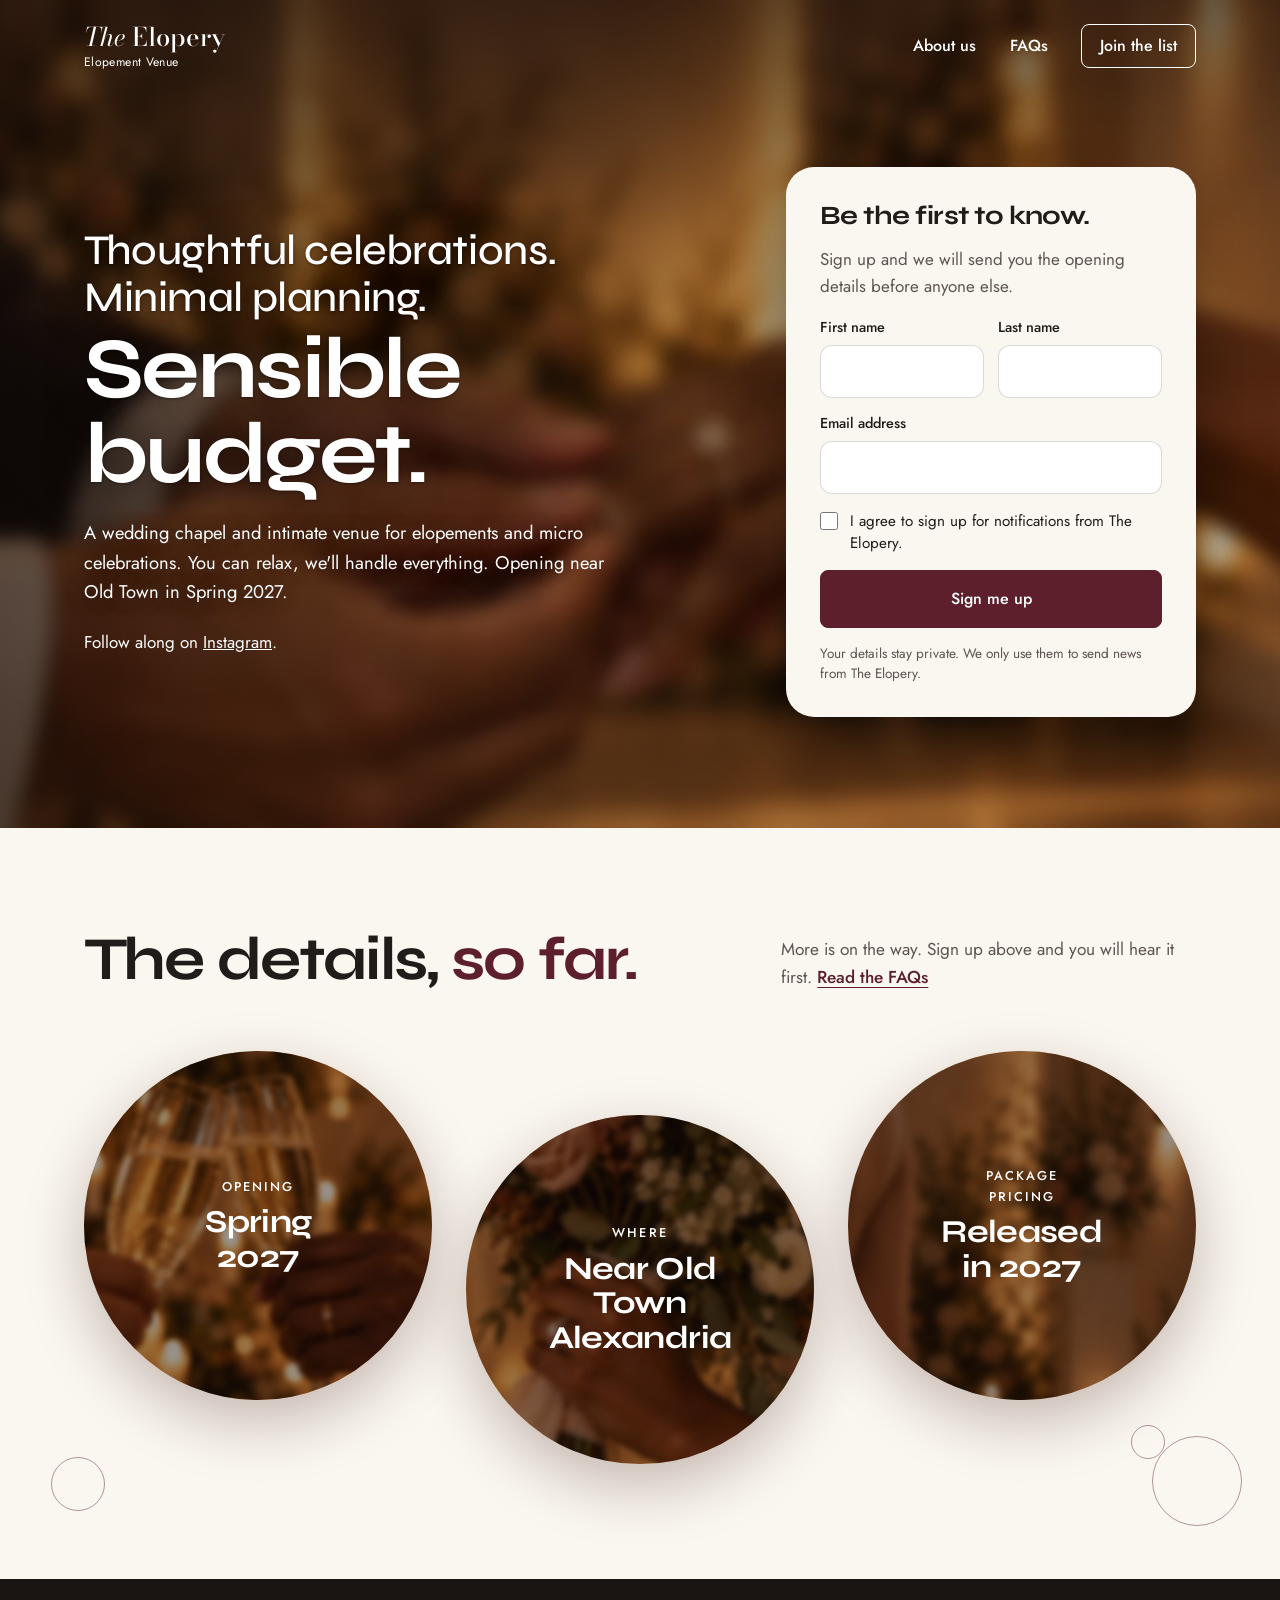
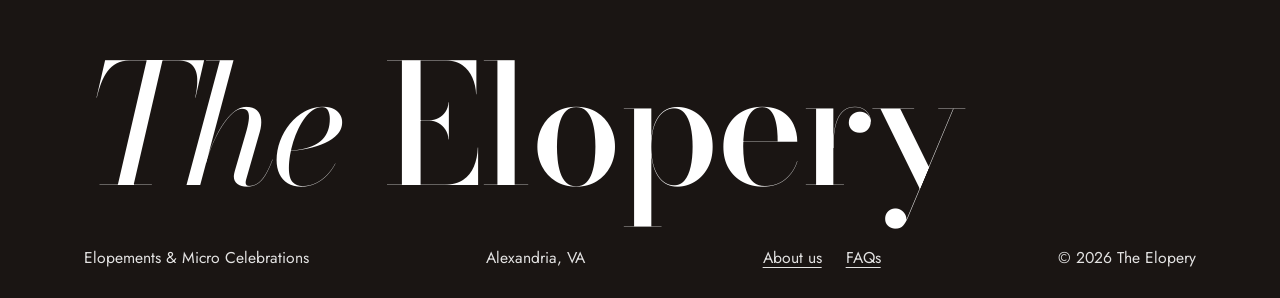
<file: index.html>
<!doctype html>
<html lang="en">
<head>
<meta charset="utf-8">
<meta name="viewport" content="width=device-width, initial-scale=1">
<title>The Elopery | Elopements &amp; Micro Celebrations in Alexandria, VA</title>
<meta name="description" content="The Elopery is a luxury, intimate venue for elopements and micro celebrations, opening near Old Town Alexandria, VA in spring 2027. Sign up to hear the details first.">
<link rel="canonical" href="https://elopery.com/">
<meta name="theme-color" content="#1A1513">
<meta property="og:type" content="website">
<meta property="og:url" content="https://elopery.com/">
<meta property="og:title" content="The Elopery | Elopements &amp; Micro Celebrations in Alexandria, VA">
<meta property="og:description" content="The Elopery is an intimate venue for elopements and micro celebrations, opening near Old Town Alexandria, VA in spring 2027. Sign up to hear the details first.">
<meta property="og:image" content="https://elopery.com/img/bg-hero.jpg">
<link rel="icon" href="data:image/svg+xml,%3Csvg xmlns='http://www.w3.org/2000/svg' viewBox='0 0 64 64'%3E%3Ccircle cx='32' cy='32' r='32' fill='%235C1F2B'/%3E%3Ctext x='32' y='45' text-anchor='middle' font-family='Georgia,serif' font-size='38' fill='%23fff'%3EE%3C/text%3E%3C/svg%3E">
<link rel="preconnect" href="https://fonts.googleapis.com">
<link rel="preconnect" href="https://fonts.gstatic.com" crossorigin>
<link rel="stylesheet" href="https://fonts.googleapis.com/css2?family=Syne:wght@500;600;700&family=Jost:wght@400;500&family=Bodoni+Moda:ital,opsz,wght@0,6..96,400..600;1,6..96,400..600&display=swap">
<link rel="stylesheet" href="assets/site.css">
</head>
<body>
<div class="page">
  <header class="top">
    <div class="wrap">
      <a class="wordmark" href="./" aria-label="The Elopery, home"><i>The</i> Elopery<span style="display: block; font-family: var(--body); font-size: clamp(0.62rem, 2.6vw, 0.76rem); font-weight: 400; letter-spacing: 0.03em; padding-top: 6px;">Elopement Venue</span></a>
      <nav class="menu" aria-label="Main">
        <a href="about/">About us</a>
        <a href="faqs/">FAQs</a>
        <a class="pill" href="#signup">Join the list</a>
      </nav>
    </div>
  </header>

  <main>
      <section class="hero dark">
        <img class="bg" src="img/bg-hero.jpg" alt="">
        <div class="wrap hero-inner">
          <div class="hero-copy">
            <h1><span class="h-small">Thoughtful celebrations. <br>Minimal planning.</span><span class="h-big">Sensible budget.</span></h1>
            <p class="hero-sub">A  wedding chapel and intimate venue for elopements and micro celebrations. You can relax, we'll handle everything. Opening near Old Town in Spring 2027.</p>
            <p>Follow along on <a href="https://www.instagram.com/the_elopery/" target="_blank" rel="noopener">Instagram</a>.</p>
          </div>
          <div class="panel" id="signup">
            <form class="signup" id="signup-form" method="post" action="https://app.kit.com/forms/9994521/subscriptions" novalidate>
              <h2>Be the first to know.</h2>
              <p class="panel-lede">Sign up and we will send you the opening details before anyone else.</p>
              <div class="fields">
                <div class="field">
                  <label for="first-name">First name</label>
                  <input id="first-name" name="fields[first_name]" type="text" autocomplete="given-name" maxlength="80" required>
                </div>
                <div class="field">
                  <label for="last-name">Last name</label>
                  <input id="last-name" name="fields[last_name]" type="text" autocomplete="family-name" maxlength="80" required>
                </div>
                <div class="field field--wide">
                  <label for="email">Email address</label>
                  <input id="email" name="email_address" type="email" autocomplete="email" inputmode="email" maxlength="200" required>
                </div>
              </div>
              <label class="agree" for="agree">
                <input id="agree" type="checkbox" required>
                <span>I agree to sign up for notifications from The Elopery.</span>
              </label>
              <p class="form-error" id="form-error" role="alert" hidden></p>
              <button class="btn" id="submit-btn" type="submit">Sign me up</button>
              <p class="fine">Your details stay private. We only use them to send news from The Elopery.</p>
            </form>

            <div class="thanks" id="thanks" role="status" hidden>
              <h2 id="thanks-title">You&rsquo;re on the list.</h2>
              <p id="thanks-body"></p>
            </div>
          </div>
        </div>
      </section>

      <section class="details-sec">
        <span class="ring ring--a" aria-hidden="true"></span>
        <span class="ring ring--b" aria-hidden="true"></span>
        <span class="ring ring--c" aria-hidden="true"></span>        
        <div class="wrap">
          <div class="sec-head">
            <h2>The details, <span>so far.</span></h2>
            <p>More is on the way. Sign up above and you will hear it first. <a class="text-link" href="faqs/">Read the FAQs</a></p>
          </div>
          <div class="bubbles">
            <div class="pb">
              <img src="img/b-toast.jpg" alt="">
              <span class="pb-label">Opening</span>
              <span class="pb-value">Spring 2027</span>
            </div>
            <div class="pb">
              <img src="img/b-bouquet.jpg" alt="">
              <span class="pb-label">Where</span>
              <span class="pb-value">Near Old Town Alexandria</span>
            </div>
            <div class="pb">
              <img src="img/b-embrace.jpg" alt="">
              <span class="pb-label">Package pricing</span>
              <span class="pb-value">Released in 2027</span>
            </div>
          </div>
        </div>
      </section>
  </main>

  <footer class="foot">
    <div class="wrap">
      <div class="foot-mark"><i>The</i> Elopery</div>
      <div class="foot-row">
        <span>Elopements &amp; Micro Celebrations</span>
        <span>Alexandria, VA</span>
        <span class="foot-links">
          <a href="about/">About us</a>
          <a href="faqs/">FAQs</a>
        </span>
        <span>&copy; 2026 The Elopery</span>
      </div>
    </div>
  </footer>
</div>
<script src="assets/site.js"></script>
</body>
</html>
</file>
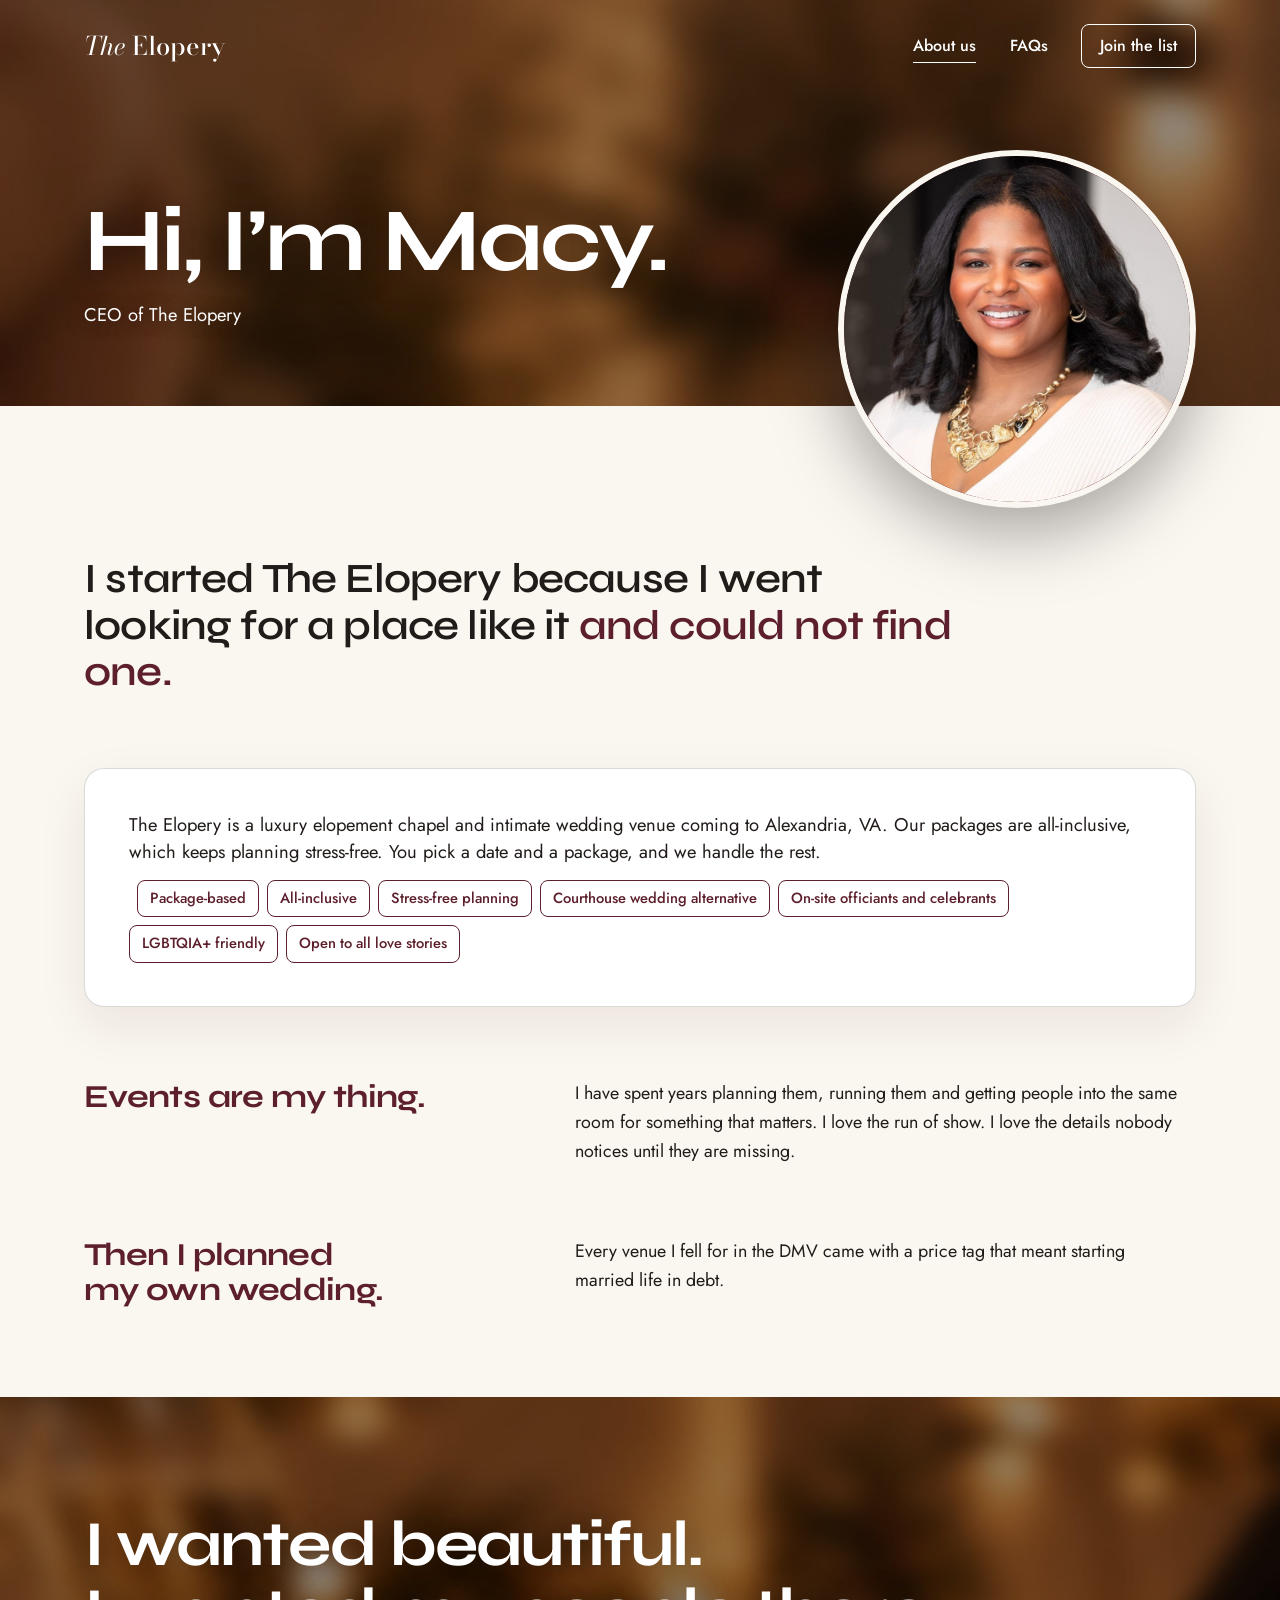
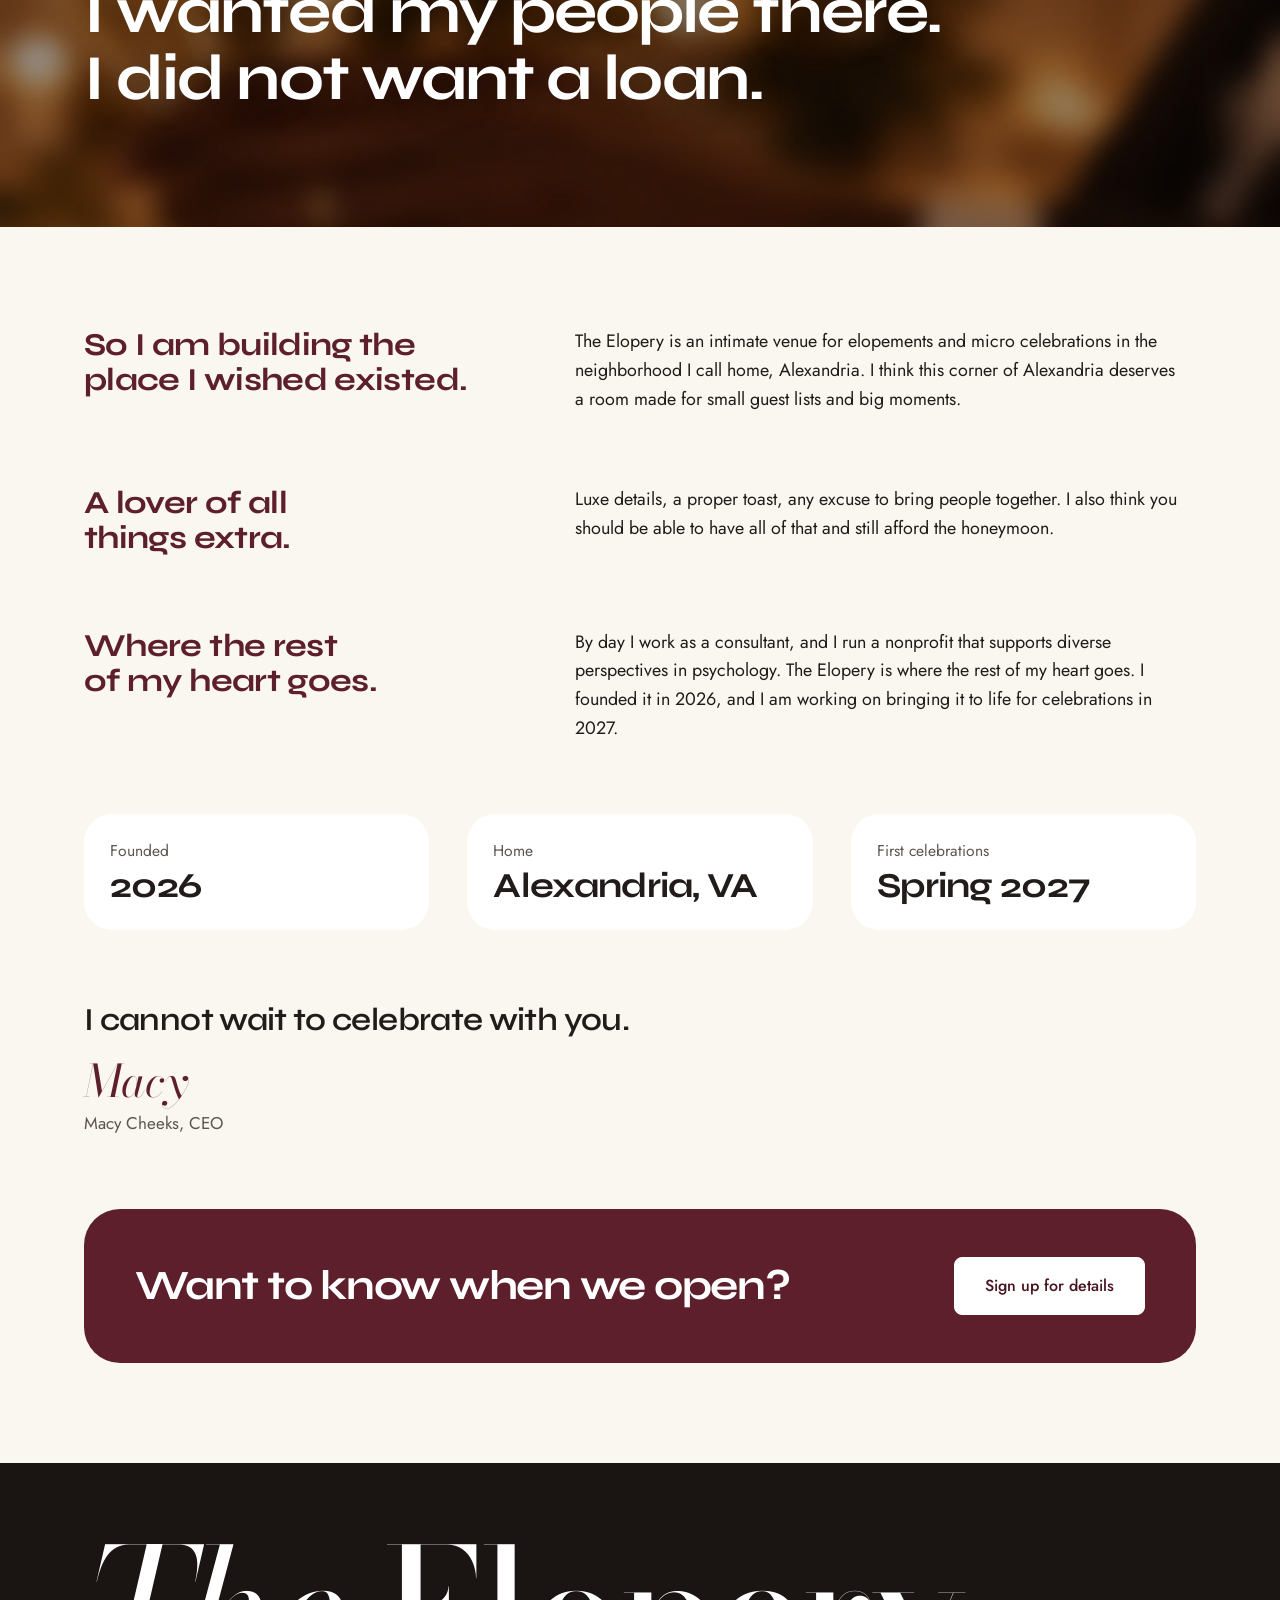
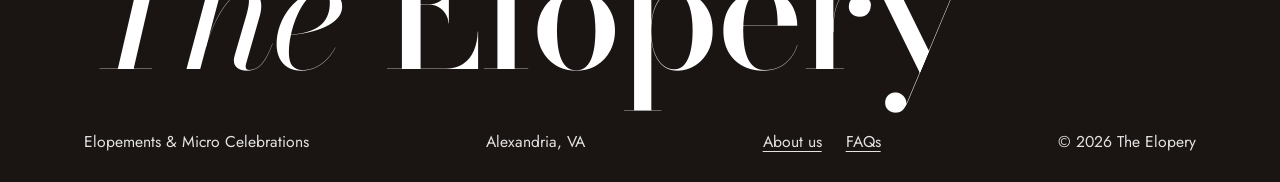
<file: about/index.html>
<!doctype html>
<html lang="en">
<head>
<meta charset="utf-8">
<meta name="viewport" content="width=device-width, initial-scale=1">
<title>About us | The Elopery</title>
<meta name="description" content="Meet Macy Cheeks, founder of The Elopery, an intimate venue for elopements and micro celebrations coming near Old Town Alexandria, VA.">
<link rel="canonical" href="https://elopery.com/about/">
<meta name="theme-color" content="#1A1513">
<meta property="og:type" content="website">
<meta property="og:url" content="https://elopery.com/about/">
<meta property="og:title" content="About us | The Elopery">
<meta property="og:description" content="Meet Macy Cheeks, founder of The Elopery, an intimate venue for elopements and micro celebrations coming near Old Town Alexandria, VA.">
<meta property="og:image" content="https://elopery.com/img/bg-hero.jpg">
<link rel="icon" href="data:image/svg+xml,%3Csvg xmlns='http://www.w3.org/2000/svg' viewBox='0 0 64 64'%3E%3Ccircle cx='32' cy='32' r='32' fill='%235C1F2B'/%3E%3Ctext x='32' y='45' text-anchor='middle' font-family='Georgia,serif' font-size='38' fill='%23fff'%3EE%3C/text%3E%3C/svg%3E">
<link rel="preconnect" href="https://fonts.googleapis.com">
<link rel="preconnect" href="https://fonts.gstatic.com" crossorigin>
<link rel="stylesheet" href="https://fonts.googleapis.com/css2?family=Syne:wght@500;600;700&family=Jost:wght@400;500&family=Bodoni+Moda:ital,opsz,wght@0,6..96,400..600;1,6..96,400..600&display=swap">
<link rel="stylesheet" href="../assets/site.css">
</head>
<body>
<div class="page">
  <header class="top">
    <div class="wrap">
      <a class="wordmark" href="../" aria-label="The Elopery, home"><i>The</i> Elopery</a>
      <nav class="menu" aria-label="Main">
        <a href="../about/" aria-current="page">About us</a>
        <a href="../faqs/">FAQs</a>
        <a class="pill" href="../#signup">Join the list</a>
      </nav>
    </div>
  </header>

  <main>
      <section class="page-head about-head dark">
        <img class="bg" src="../img/bg-about.jpg" alt="">
        <div class="wrap">
          <div class="titles">
            <h1>Hi, I&rsquo;m Macy.</h1>
            <p class="head-sub">CEO of The Elopery</p>
          </div>
          <div class="portrait">
            <img id="portrait-img" src="../img/portrait.jpg" alt="Macy Cheeks, founder of The Elopery">
          </div>
        </div>
      </section>

      <section class="story">
        <div class="wrap">
          <p class="lead">I started The Elopery because I went looking for a place like it <span>and could not find one.</span></p>
                              <style>
            .whatis { display: flex; flex-wrap: wrap; align-items: center; gap: 22px clamp(28px, 5vw, 72px); background: var(--white); border: 1px solid var(--line); border-radius: 20px; padding: clamp(24px, 3.4vw, 44px); box-shadow: 0 18px 50px rgba(60, 25, 15, 0.08); }
            .whatis-name { flex: 0 1 auto; min-width: 0; font-family: var(--mark); font-weight: 500; font-size: clamp(2.2rem, 4.6vw, 3.4rem); line-height: 1; color: var(--cabernet); }
            .whatis-name i { font-weight: 400; }
            .whatis-name span { display: block; font-family: var(--body); font-size: 0.74rem; font-weight: 500; letter-spacing: 0.08em; line-height: 1.4; text-transform: uppercase; color: var(--ink-soft); padding-top: 12px; }
            .whatis-body p { font-size: clamp(1.15rem, 1.9vw, 1.45rem); line-height: 1.45; max-width: none; }
            .whatis-body p { font-size: 1.15rem; max-width: none; }
            .whatis-tags { display: flex; flex-wrap: wrap; gap: 8px; list-style: none; margin: 0; padding: 14px 0 0; }
            .whatis-tags li { font-size: 0.92rem; font-weight: 500; color: var(--cabernet); border: 1px solid var(--cabernet); border-radius: 8px; padding: 6px 12px; }
          </style>
          <div class="whatis">
            <div class="whatis-body">
              <p>The Elopery is a luxury elopement chapel and intimate wedding venue coming to Alexandria, VA. Our packages are all-inclusive, which keeps planning stress-free. You pick a date and a package, and we handle the rest.</p>
              <ul class="whatis-tags">
                <br>
                <li>Package-based</li>
                <li>All-inclusive</li>
                <li>Stress-free planning</li>
                <li>Courthouse wedding alternative</li>
                <li>On-site officiants and celebrants</li>
                <li>LGBTQIA+ friendly</li>
                <li>Open to all love stories</li>
              </ul>
            </div>
          </div>

          <div class="chapter">
            <h2>Events are my thing.</h2>
            <p>I have spent years planning them, running them and getting people into the same room for something that matters. I love the run of show. I love the details nobody notices until they are missing.</p>
          </div>

          <div class="chapter">
            <h2>Then I planned my own wedding.</h2>
            <p>Every venue I fell for in the DMV came with a price tag that meant starting married life in debt.</p>
          </div>
        </div>
      </section>

      <section class="quote dark">
        <img class="bg" src="../img/bg-quote.jpg" alt="">
        <div class="wrap">
          <blockquote><span>I wanted beautiful.</span><span>I wanted my people there.</span><span>I did not want a loan.</span></blockquote>
        </div>
      </section>

      <section class="story story--after">
        <div class="wrap">
          <div class="chapter">
            <h2>So I am building the place I wished existed.</h2>
            <p>The Elopery is an intimate venue for elopements and micro celebrations in the neighborhood I call home, Alexandria. I think this corner of Alexandria deserves a room made for small guest lists and big moments.</p>
          </div>

          <div class="chapter">
            <h2>A lover of all things extra.</h2>
            <p>Luxe details, a proper toast, any excuse to bring people together. I also think you should be able to have all of that and still afford the honeymoon.</p>
          </div>

          <div class="chapter">
            <h2>Where the rest of my heart goes.</h2>
            <p>By day I work as a consultant, and I run a nonprofit that supports diverse perspectives in psychology. The Elopery is where the rest of my heart goes. I founded it in 2026, and I am working on bringing it to life for celebrations in 2027.</p>
          </div>

          <dl class="stats">
            <div><dt>Founded</dt><dd>2026</dd></div>
            <div><dt>Home</dt><dd>Alexandria, VA</dd></div>
            <div><dt>First celebrations</dt><dd>Spring 2027</dd></div>
          </dl>

          <div class="signoff">
            <p>I cannot wait to celebrate with you.</p>
            <b>Macy</b>
            <span>Macy Cheeks, CEO</span>
          </div>

          <div class="cta-card">
            <p>Want to know when we open?</p>
            <a class="btn btn--white" href="../#signup">Sign up for details</a>
          </div>
        </div>
      </section>
  </main>

  <footer class="foot">
    <div class="wrap">
      <div class="foot-mark"><i>The</i> Elopery</div>
      <div class="foot-row">
        <span>Elopements &amp; Micro Celebrations</span>
        <span>Alexandria, VA</span>
        <span class="foot-links">
          <a href="../about/" aria-current="page">About us</a>
          <a href="../faqs/">FAQs</a>
        </span>
        <span>&copy; 2026 The Elopery</span>
      </div>
    </div>
  </footer>
</div>
</body>
</html>
</file>
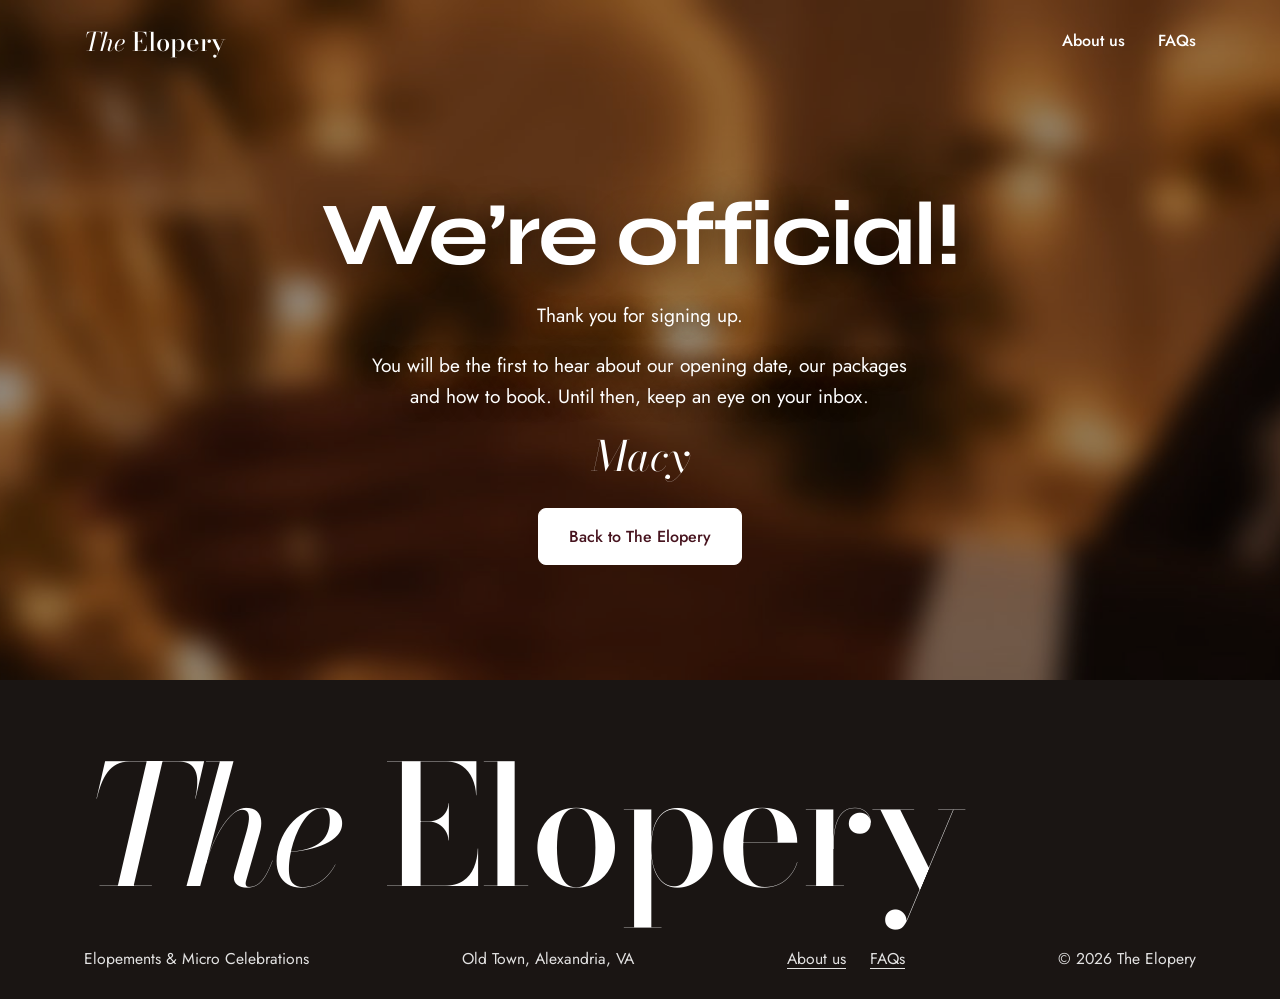
<file: confirmed/index.html>
<!doctype html>
<html lang="en">
<head>
<meta charset="utf-8">
<meta name="viewport" content="width=device-width, initial-scale=1">
<title>You&rsquo;re on the list | The Elopery</title>
<meta name="description" content="Your subscription to The Elopery is confirmed.">
<meta name="robots" content="noindex">
<meta name="theme-color" content="#1A1513">
<meta property="og:type" content="website">
<meta property="og:url" content="https://elopery.com/confirmed/">
<meta property="og:title" content="You&rsquo;re on the list | The Elopery">
<meta property="og:description" content="Your subscription to The Elopery is confirmed.">
<meta property="og:image" content="https://elopery.com/img/bg-hero.jpg">
<link rel="icon" href="data:image/svg+xml,%3Csvg xmlns='http://www.w3.org/2000/svg' viewBox='0 0 64 64'%3E%3Ccircle cx='32' cy='32' r='32' fill='%235C1F2B'/%3E%3Ctext x='32' y='45' text-anchor='middle' font-family='Georgia,serif' font-size='38' fill='%23fff'%3EE%3C/text%3E%3C/svg%3E">
<link rel="preconnect" href="https://fonts.googleapis.com">
<link rel="preconnect" href="https://fonts.gstatic.com" crossorigin>
<link rel="stylesheet" href="https://fonts.googleapis.com/css2?family=Syne:wght@500;600;700&family=Jost:wght@400;500&family=Bodoni+Moda:ital,opsz,wght@0,6..96,400..600;1,6..96,400..600&display=swap">
<link rel="stylesheet" href="../assets/site.css">
<style>
.confirm .wrap {
  display: grid; grid-template-columns: minmax(0, 1fr); justify-items: center; align-items: center;
  min-height: min(680px, 80vh);
  padding-block: 130px clamp(56px, 8vw, 100px);
}
.confirm-copy { display: flex; flex-direction: column; align-items: center; text-align: center; gap: 20px; min-width: 0; }
.confirm h1 { font-family: var(--head); font-weight: 700; color: var(--white); font-size: clamp(2.8rem, 7.4vw, 5.6rem); line-height: 0.98; letter-spacing: -0.03em; text-shadow: 0 2px 34px rgba(0, 0, 0, 0.45); }
.confirm-copy p { font-size: 1.2rem; color: var(--white); max-width: 29em; text-shadow: 0 1px 18px rgba(0, 0, 0, 0.6); }
.confirm-sign { display: flex; flex-direction: column; align-items: center; gap: 2px; padding-block: 2px 8px; color: var(--white); }
.confirm-sign b { font-family: var(--mark); font-style: italic; font-weight: 400; font-size: 2.6rem; line-height: 1.1; }
.confirm-sign span { color: var(--on-dark-soft); }
@media (max-width: 900px) {
  .confirm .wrap { min-height: 0; padding-top: 120px; }
}
@media (max-width: 620px) {
  .confirm .btn { width: 100%; }
}
</style>
</head>
<body>
<div class="page">
  <header class="top">
    <div class="wrap">
      <a class="wordmark" href="../" aria-label="The Elopery, home"><i>The</i> Elopery</a>
      <nav class="menu" aria-label="Main">
        <a href="../about/">About us</a>
        <a href="../faqs/">FAQs</a>
      </nav>
    </div>
  </header>

  <main>
      <section class="confirm dark">
        <img class="bg" src="../img/bg-quote.jpg" alt="">
        <div class="wrap">
          <div class="confirm-copy">
            <br>
            <h1>We&rsquo;re official!</h1>
            <p>Thank you for signing up.</p>
            <p>You will be the first to hear about our opening date, our packages and how to book. Until then, keep an eye on your inbox.</p>
            <div class="confirm-sign">
              <b>Macy</b>
            </div>
            <a class="btn btn--white" href="../">Back to The Elopery</a>
          </div>
      </section>
  </main>

  <footer class="foot">
    <div class="wrap">
      <div class="foot-mark"><i>The</i> Elopery</div>
      <div class="foot-row">
        <span>Elopements &amp; Micro Celebrations</span>
        <span>Old Town, Alexandria, VA</span>
        <span class="foot-links">
          <a href="../about/">About us</a>
          <a href="../faqs/">FAQs</a>
        </span>
        <span>&copy; 2026 The Elopery</span>
      </div>
    </div>
  </footer>
</div>
</body>
</html>
</file>
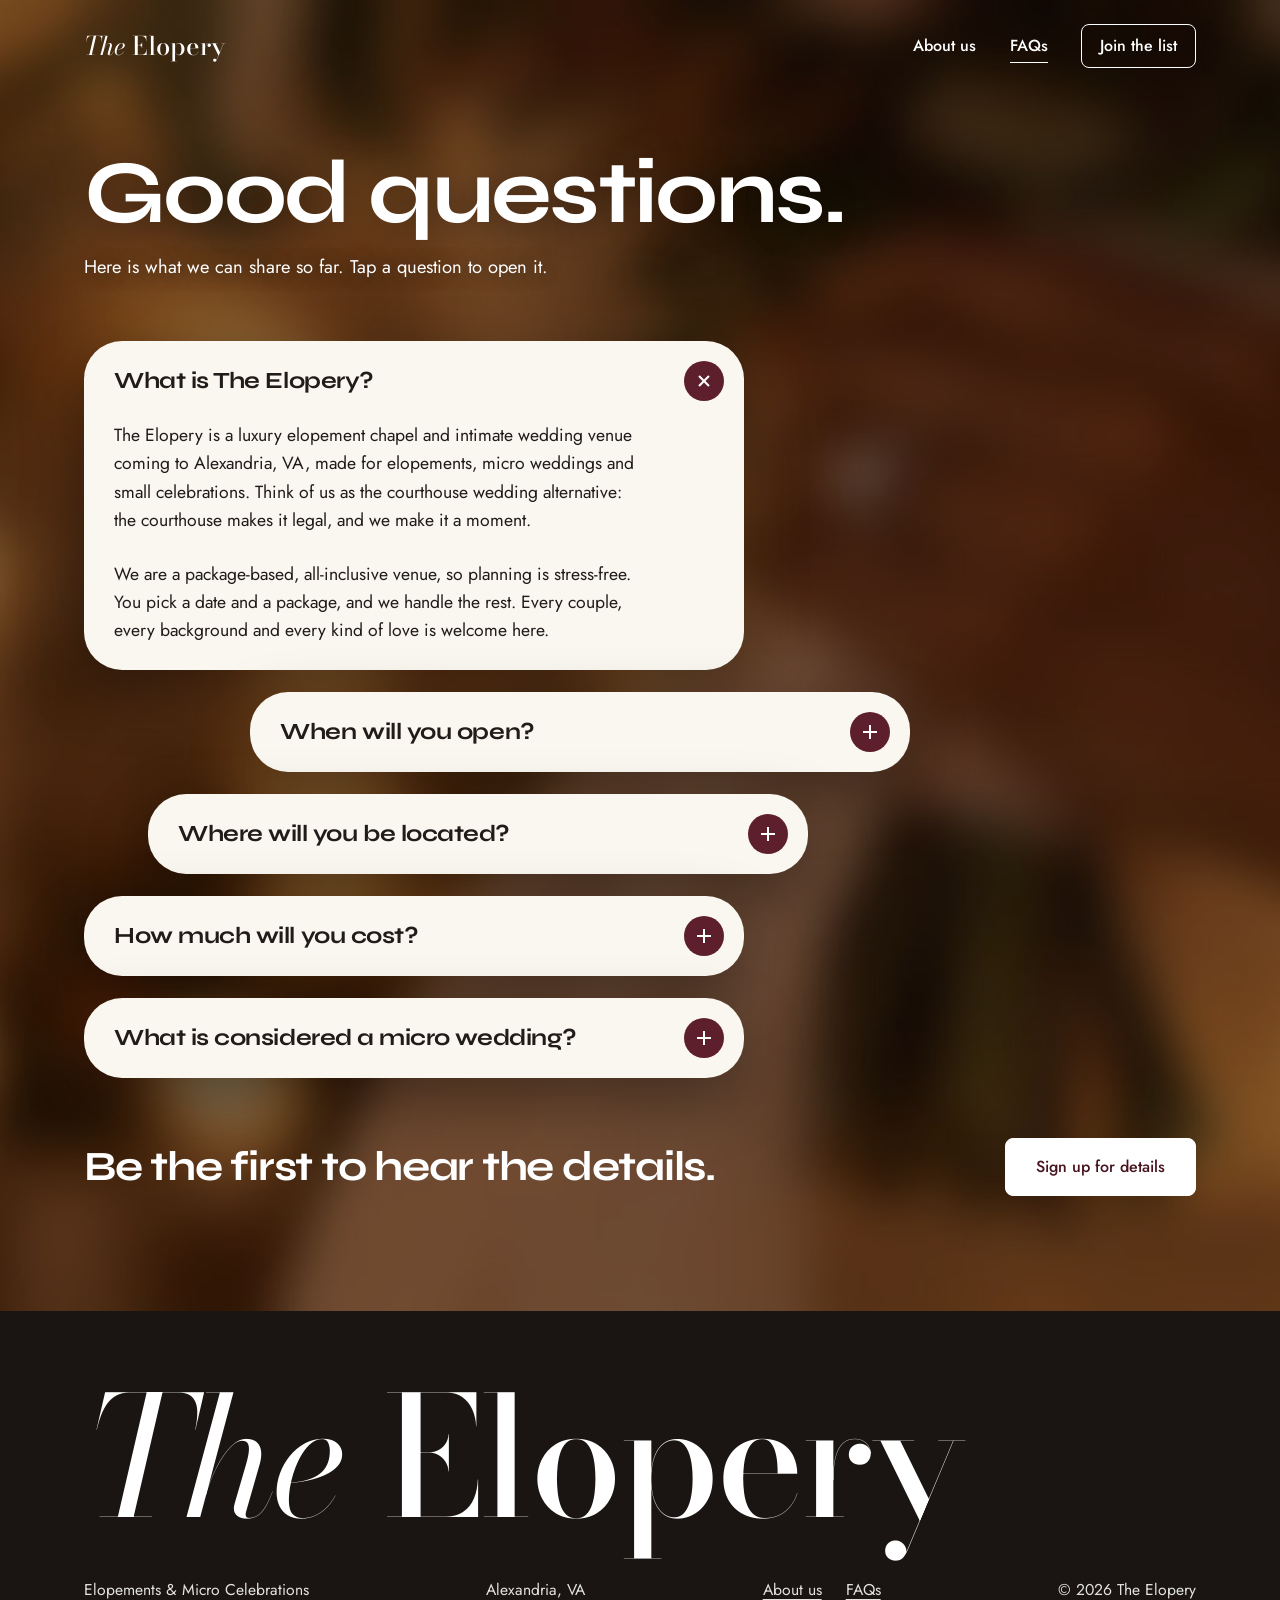
<file: faqs/index.html>
<!doctype html>
<html lang="en">
<head>
<meta charset="utf-8">
<meta name="viewport" content="width=device-width, initial-scale=1">
<title>FAQs | The Elopery</title>
<meta name="description" content="When The Elopery opens, where it will be, and when package pricing will be released.">
<link rel="canonical" href="https://elopery.com/faqs/">
<meta name="theme-color" content="#1A1513">
<meta property="og:type" content="website">
<meta property="og:url" content="https://elopery.com/faqs/">
<meta property="og:title" content="FAQs | The Elopery">
<meta property="og:description" content="When The Elopery opens, where it will be, and when package pricing will be released.">
<meta property="og:image" content="https://elopery.com/img/bg-hero.jpg">
<link rel="icon" href="data:image/svg+xml,%3Csvg xmlns='http://www.w3.org/2000/svg' viewBox='0 0 64 64'%3E%3Ccircle cx='32' cy='32' r='32' fill='%235C1F2B'/%3E%3Ctext x='32' y='45' text-anchor='middle' font-family='Georgia,serif' font-size='38' fill='%23fff'%3EE%3C/text%3E%3C/svg%3E">
<link rel="preconnect" href="https://fonts.googleapis.com">
<link rel="preconnect" href="https://fonts.gstatic.com" crossorigin>
<link rel="stylesheet" href="https://fonts.googleapis.com/css2?family=Syne:wght@500;600;700&family=Jost:wght@400;500&family=Bodoni+Moda:ital,opsz,wght@0,6..96,400..600;1,6..96,400..600&display=swap">
<link rel="stylesheet" href="../assets/site.css">
</head>
<body>
<div class="page">
  <header class="top">
    <div class="wrap">
      <a class="wordmark" href="../" aria-label="The Elopery, home"><i>The</i> Elopery</a>
      <nav class="menu" aria-label="Main">
        <a href="../about/">About us</a>
        <a href="../faqs/" aria-current="page">FAQs</a>
        <a class="pill" href="../#signup">Join the list</a>
      </nav>
    </div>
  </header>

  <main>
      <section class="page-head faq-page dark">
        <img class="bg" src="../img/bg-faq.jpg" alt="">
        <div class="wrap">

          <h1>Good questions.</h1>
          <p class="head-sub">Here is what we can share so far. Tap a question to open it.</p>

          <div class="faq-list">
              <details class="faq" id="faq-what" open>
              <summary>What is The Elopery?<span class="plus" aria-hidden="true"></span></summary>
              <p>The Elopery is a luxury elopement chapel and intimate wedding venue coming to Alexandria, VA, made for elopements, micro weddings and small celebrations. Think of us as the courthouse wedding alternative: the courthouse makes it legal, and we make it a moment.</p>
              <p>We are a package-based, all-inclusive venue, so planning is stress-free. You pick a date and a package, and we handle the rest. Every couple, every background and every kind of love is welcome here.</p>
            </details>
            <details class="faq" id="faq-open">
              <summary>When will you open?<span class="plus" aria-hidden="true"></span></summary>
              <p>We are targeting an opening in spring 2027. More details are on the way, so sign up and you will not miss them.</p>
            </details>
            <details class="faq" id="faq-where">
              <summary>Where will you be located?<span class="plus" aria-hidden="true"></span></summary>
              <p>We will open in the vicinity of Old Town, Alexandria, VA.</p>
            </details>
            <details class="faq" id="faq-cost">
              <summary>How much will you cost?<span class="plus" aria-hidden="true"></span></summary>
              <p>Package pricing will be released in 2027.</p>
            </details>
            <details class="faq" id="faq-micro">
              <summary>What is considered a micro wedding?<span class="plus" aria-hidden="true"></span></summary>
              <p>A micro wedding is a wedding with a small guest list, usually around 20 people or fewer. It keeps the parts of a traditional wedding you care about, like the ceremony, a toast and photos, on a smaller scale. An elopement is smaller still: just the two of you.</p>
            </details>
          </div>

          <div class="faq-cta">
            <p>Be the first to hear the details.</p>
            <a class="btn btn--white" href="../#signup">Sign up for details</a>
          </div>
        </div>
      </section>
  </main>

  <footer class="foot">
    <div class="wrap">
      <div class="foot-mark"><i>The</i> Elopery</div>
      <div class="foot-row">
        <span>Elopements &amp; Micro Celebrations</span>
        <span>Alexandria, VA</span>
        <span class="foot-links">
          <a href="../about/">About us</a>
          <a href="../faqs/" aria-current="page">FAQs</a>
        </span>
        <span>&copy; 2026 The Elopery</span>
      </div>
    </div>
  </footer>
</div>
</body>
</html>
</file>
<file: assets/site.css>
html { -webkit-text-size-adjust: 100%; }
body { margin: 0; }
img { max-width: 100%; }
[hidden] { display: none !important; }
/* Layout: soft-focus candlelight and bubbles. Every photo is zoomed in and blurred so it works as atmosphere,
   never as a literal picture. Headlines are a clean wide sans in white or ink; the serif survives only in the
   wordmark. Round shapes (photo bubbles, FAQ bubbles, portrait) carry the personality. One fixed look. */
:root {
  --noir: #1A1513;
  --cabernet: #5C1F2B;
  --cabernet-deep: #47141F;
  --paper: #FAF6F0;
  --white: #FFFFFF;
  --ink: #211C1A;
  --ink-soft: #5E5550;
  --line: rgba(33, 28, 26, 0.16);
  --on-dark: #FFFFFF;
  --on-dark-soft: rgba(255, 255, 255, 0.88);
  --glass: rgba(255, 255, 255, 0.12);
  --glass-line: rgba(255, 255, 255, 0.55);
  --shade: rgba(18, 10, 8, 0.46);
  --error: #A1261B;

  --head: "Syne", "Avenir Next", "Century Gothic", "Trebuchet MS", system-ui, sans-serif;
  --body: "Jost", "Avenir Next", "Century Gothic", system-ui, sans-serif;
  --mark: "Bodoni Moda", "Didot", "Bodoni MT", Georgia, serif;
  color-scheme: light;
}

*, *::before, *::after { box-sizing: border-box; }
body {
  background: var(--paper);
  color: var(--ink);
  font-family: var(--body);
  font-size: 17px;
  font-weight: 400;
  line-height: 1.6;
  -webkit-font-smoothing: antialiased;
}
h1, h2, h3, p, dl, dd, figure, blockquote { margin: 0; }
h1, h2, blockquote { text-wrap: balance; }
a { color: inherit; }
img { display: block; }
:focus-visible { outline: 2px solid var(--cabernet); outline-offset: 3px; }
.dark :focus-visible, .top :focus-visible { outline-color: var(--white); }

.page { position: relative; overflow-x: clip; }
.wrap { max-width: 1240px; margin-inline: auto; padding-inline: clamp(20px, 5vw, 64px); }

/* blurred photo grounds */
.dark { position: relative; isolation: isolate; background: var(--noir); color: var(--on-dark); }
.dark > .bg { position: absolute; inset: 0; width: 100%; height: 100%; object-fit: cover; z-index: -2; }
.dark::before { content: ""; position: absolute; inset: 0; z-index: -1; background: var(--shade); }

/* ---------- header ---------- */
.top { position: absolute; top: 0; left: 0; right: 0; z-index: 5; color: var(--on-dark); }
.top .wrap { display: flex; align-items: center; justify-content: space-between; gap: 16px 24px; padding-block: 24px; }
.wordmark { font-family: var(--mark); font-size: 1.6rem; font-weight: 500; line-height: 1; text-decoration: none; white-space: nowrap; color: var(--white); }
.wordmark i { font-weight: 400; }
.menu { display: flex; align-items: center; gap: clamp(16px, 2.6vw, 34px); }
.menu a { font-size: 1rem; font-weight: 500; text-decoration: none; padding-block: 4px; border-bottom: 1px solid transparent; white-space: nowrap; }
.menu a:hover, .menu a[aria-current="page"] { border-bottom-color: currentColor; }
.menu a.pill { border: 1px solid var(--white); border-radius: 8px; padding: 8px 18px; }
.menu a.pill:hover { background: var(--white); color: var(--noir); }

/* ---------- buttons ---------- */
.btn {
  display: inline-flex; align-items: center; justify-content: center;
  font: inherit; font-weight: 500; font-size: 1rem; text-decoration: none;
  color: var(--white); background: var(--cabernet);
  border: 1px solid var(--cabernet); border-radius: 8px;
  padding: 15px 30px; cursor: pointer;
  transition: background 0.2s ease, color 0.2s ease, border-color 0.2s ease;
}
.btn:hover { background: var(--cabernet-deep); border-color: var(--cabernet-deep); }
.btn[disabled] { opacity: 0.6; cursor: progress; }
.btn--white { background: var(--white); border-color: var(--white); color: var(--cabernet-deep); }
.btn--white:hover { background: var(--paper); border-color: var(--paper); color: var(--noir); }
.btn--line { background: transparent; color: var(--ink); border-color: var(--line); padding: 9px 18px; font-size: 0.92rem; }
.btn--line:hover { background: transparent; border-color: var(--cabernet); color: var(--cabernet); }

/* ---------- home: hero ---------- */
.hero::before {
  background:
    linear-gradient(180deg, rgba(18, 10, 8, 0.5) 0%, rgba(18, 10, 8, 0) 28%),
    linear-gradient(90deg, rgba(18, 10, 8, 0.62) 0%, rgba(18, 10, 8, 0.34) 58%, rgba(18, 10, 8, 0.28) 100%);
}
.hero-inner {
  display: grid;
  grid-template-columns: minmax(0, 1fr) minmax(0, 410px);
  gap: clamp(28px, 4.5vw, 64px);
  align-items: center;
  min-height: min(860px, 92vh);
  padding-block: 120px clamp(40px, 5vw, 64px);
}
.hero-copy { display: flex; flex-direction: column; align-items: flex-start; gap: 22px; min-width: 0; }
.hero h1 { font-family: var(--head); color: var(--white); display: flex; flex-direction: column; gap: 6px; text-shadow: 0 2px 40px rgba(0, 0, 0, 0.6), 0 1px 3px rgba(0, 0, 0, 0.35); }
.h-small { font-weight: 500; font-size: clamp(1.6rem, 3.3vw, 2.8rem); line-height: 1.1; letter-spacing: -0.01em; }
.h-big { font-weight: 700; font-size: clamp(2.6rem, 7vw, 5.4rem); line-height: 0.98; letter-spacing: -0.03em; }
.hero-sub { font-size: 1.15rem; max-width: 29em; color: var(--white); text-shadow: 0 1px 18px rgba(0, 0, 0, 0.6); }

/* ---------- sign-up panel ---------- */
.panel {
  background: var(--paper); color: var(--ink);
  border-radius: 28px;
  padding: clamp(24px, 3vw, 34px);
  display: flex; flex-direction: column; gap: 18px; min-width: 0;
  box-shadow: 0 24px 70px rgba(0, 0, 0, 0.35);
}
.panel h2 { font-family: var(--head); font-weight: 700; font-size: 1.65rem; line-height: 1.1; letter-spacing: -0.02em; }
.panel-lede { color: var(--ink-soft); }
.signup { display: flex; flex-direction: column; gap: 16px; }
.fields { display: grid; grid-template-columns: repeat(2, minmax(0, 1fr)); gap: 14px; }
.field { display: flex; flex-direction: column; gap: 6px; min-width: 0; }
.field--wide { grid-column: 1 / -1; }
.field label { font-size: 0.9rem; font-weight: 500; }
.field input {
  font: inherit; color: var(--ink); background: var(--white);
  border: 1px solid var(--line); border-radius: 12px;
  padding: 12px 14px; width: 100%;
}
.field input:focus { outline: none; border-color: var(--cabernet); box-shadow: 0 0 0 1px var(--cabernet); }
.field input[aria-invalid="true"] { border-color: var(--error); }
.agree { display: flex; gap: 12px; align-items: flex-start; font-size: 0.95rem; line-height: 1.45; cursor: pointer; }
.agree input { width: 18px; height: 18px; margin: 2px 0 0; accent-color: var(--cabernet); flex: none; }
.signup .btn { width: 100%; }
.fine { font-size: 0.85rem; color: var(--ink-soft); line-height: 1.45; }
.form-error { color: var(--error); font-size: 0.95rem; font-weight: 500; }
.thanks { display: flex; flex-direction: column; gap: 12px; }
.thanks p { color: var(--ink-soft); overflow-wrap: anywhere; }

/* ---------- home: the details, as photo bubbles ---------- */
.details-sec { padding-block: clamp(56px, 8vw, 110px) clamp(64px, 9vw, 130px); position: relative; }
.sec-head { display: flex; flex-wrap: wrap; align-items: flex-end; justify-content: space-between; gap: 14px 40px; padding-bottom: clamp(32px, 5vw, 60px); }
.sec-head h2 { font-family: var(--head); font-weight: 700; font-size: clamp(2.1rem, 5vw, 3.8rem); line-height: 1; letter-spacing: -0.03em; }
.sec-head h2 span { color: var(--cabernet); }
.sec-head p { max-width: 24em; color: var(--ink-soft); font-size: 1.08rem; }
.text-link { font-weight: 500; color: var(--cabernet); text-underline-offset: 4px; white-space: nowrap; }

.bubbles { display: flex; justify-content: center; align-items: flex-start; gap: clamp(14px, 2.6vw, 40px); }
.pb {
  position: relative; isolation: isolate; overflow: hidden;
  flex: 0 1 350px; min-width: 0; aspect-ratio: 1; border-radius: 50%;
  display: flex; flex-direction: column; align-items: center; justify-content: center; gap: 8px;
  padding: 12%; text-align: center; color: var(--white);
  box-shadow: 0 22px 60px rgba(60, 25, 15, 0.28);
}
.pb img { position: absolute; inset: 0; width: 100%; height: 100%; object-fit: cover; z-index: -2; }
.pb::before { content: ""; position: absolute; inset: 0; z-index: -1; background: rgba(22, 10, 8, 0.44); }
.pb:nth-child(2) { margin-top: clamp(28px, 5vw, 72px); }
.pb-label { font-size: 0.8rem; font-weight: 500; letter-spacing: 0.16em; text-transform: uppercase; }
.pb-value { font-family: var(--head); font-weight: 700; font-size: clamp(1.25rem, 2.5vw, 2rem); line-height: 1.08; letter-spacing: -0.02em; }
.ring { position: absolute; border: 1px solid var(--cabernet); border-radius: 50%; opacity: 0.45; pointer-events: none; }
.ring--a { width: 90px; height: 90px; right: 3%; bottom: 7%; }
.ring--b { width: 34px; height: 34px; right: 9%; bottom: 16%; }
.ring--c { width: 54px; height: 54px; left: 4%; bottom: 9%; }

/* ---------- inner page heads ---------- */
.page-head .wrap { padding-block: 150px clamp(40px, 5vw, 64px); }
.page-head h1 { font-family: var(--head); font-weight: 700; color: var(--white); font-size: clamp(2.8rem, 7.4vw, 5.6rem); line-height: 0.98; letter-spacing: -0.03em; text-shadow: 0 2px 34px rgba(0, 0, 0, 0.45); }
.head-sub { font-size: 1.15rem; color: var(--white); max-width: 30em; padding-top: 14px; text-shadow: 0 1px 18px rgba(0, 0, 0, 0.6); }

/* ---------- about ---------- */
.about-head .wrap { display: grid; grid-template-columns: minmax(0, 1fr) auto; gap: 24px clamp(24px, 5vw, 72px); align-items: end; padding-bottom: 0; }
.about-head .titles { padding-bottom: clamp(40px, 6vw, 84px); min-width: 0; }
.portrait {
  position: relative; isolation: isolate; overflow: hidden;
  width: clamp(230px, 28vw, 360px); aspect-ratio: 1; border-radius: 50%;
  border: 6px solid var(--paper);
  box-shadow: 0 24px 70px rgba(0, 0, 0, 0.35);
  margin-bottom: clamp(-110px, -8vw, -70px);
  display: flex; align-items: center; justify-content: center; text-align: center;
  color: var(--white); background: var(--cabernet);
}
.portrait img { position: absolute; inset: 0; width: 100%; height: 100%; object-fit: cover; object-position: 50% 30%; z-index: -1; }

.story { padding-block: clamp(96px, 12vw, 150px) clamp(48px, 7vw, 90px); }
.story .wrap { display: flex; flex-direction: column; gap: clamp(40px, 6vw, 72px); }
.lead { font-family: var(--head); font-weight: 600; font-size: clamp(1.6rem, 3.3vw, 2.6rem); line-height: 1.12; letter-spacing: -0.02em; max-width: 21em; }
.lead span { color: var(--cabernet); }
.chapter { display: grid; grid-template-columns: minmax(0, 0.8fr) minmax(0, 1.2fr); gap: 12px clamp(24px, 6vw, 96px); align-items: start; }
.chapter h2 { font-family: var(--head); font-weight: 700; font-size: clamp(1.45rem, 2.5vw, 2rem); line-height: 1.1; letter-spacing: -0.02em; color: var(--cabernet); }
.chapter p { font-size: 1.12rem; max-width: 34em; }

.quote .wrap { padding-block: clamp(64px, 9vw, 130px); }
.quote blockquote { font-family: var(--head); font-weight: 700; color: var(--white); font-size: clamp(1.9rem, 5vw, 4.2rem); line-height: 1.04; letter-spacing: -0.03em; text-shadow: 0 2px 34px rgba(0, 0, 0, 0.45); }
.quote blockquote span { display: block; }

.story--after { padding-block: clamp(56px, 8vw, 100px); }
.stats { display: grid; grid-template-columns: repeat(3, minmax(0, 1fr)); gap: 20px clamp(16px, 3vw, 40px); }
.stats > div { display: flex; flex-direction: column; gap: 4px; padding: 24px 26px; background: var(--white); border-radius: 28px; min-width: 0; }
.stats dt { color: var(--ink-soft); font-size: 0.98rem; }
.stats dd { font-family: var(--head); font-weight: 700; font-size: clamp(1.5rem, 2.8vw, 2.2rem); line-height: 1.1; letter-spacing: -0.02em; }
.signoff { display: flex; flex-direction: column; gap: 4px; }
.signoff p { font-family: var(--head); font-weight: 600; font-size: clamp(1.4rem, 2.6vw, 2rem); line-height: 1.15; letter-spacing: -0.02em; padding-bottom: 14px; }
.signoff b { font-family: var(--mark); font-style: italic; font-weight: 400; font-size: 2.8rem; line-height: 1.1; color: var(--cabernet); }
.signoff span { color: var(--ink-soft); }

.cta-card {
  display: flex; flex-wrap: wrap; align-items: center; justify-content: space-between; gap: 20px 40px;
  background: var(--cabernet); color: var(--white);
  border-radius: 36px; padding: clamp(28px, 4vw, 48px) clamp(24px, 4vw, 56px);
}
.cta-card p { font-family: var(--head); font-weight: 700; font-size: clamp(1.6rem, 3.4vw, 2.6rem); line-height: 1.05; letter-spacing: -0.03em; }

/* ---------- faqs: floating bubbles ---------- */
.faq-page .wrap { padding-block: 150px clamp(64px, 9vw, 120px); position: relative; }
.faq-page::before { background: rgba(18, 10, 8, 0.5); }
.faq-page h1, .faq-page .head-sub, .faq-list, .faq-cta { position: relative; z-index: 1; }
.faq-list { display: flex; flex-direction: column; align-items: flex-start; gap: 22px; padding-block: clamp(36px, 5vw, 60px); }
.faq {
  width: min(100%, 660px);
  background: var(--paper); color: var(--ink);
  border-radius: 38px;
  box-shadow: 0 22px 60px rgba(0, 0, 0, 0.38);
}
.faq:nth-child(2) { margin-left: clamp(0px, 13vw, 190px); }
.faq:nth-child(3) { margin-left: clamp(0px, 5vw, 70px); }
.faq summary {
  display: flex; align-items: center; justify-content: space-between; gap: 18px;
  padding: 20px 20px 20px 30px; cursor: pointer; list-style: none; border-radius: 38px;
  font-family: var(--head); font-weight: 700; font-size: clamp(1.15rem, 2.1vw, 1.45rem); line-height: 1.15; letter-spacing: -0.02em;
}
.faq summary::-webkit-details-marker { display: none; }
.plus { position: relative; flex: none; width: 40px; height: 40px; border-radius: 50%; background: var(--cabernet); transition: transform 0.25s ease; }
.plus::before, .plus::after { content: ""; position: absolute; left: 50%; top: 50%; width: 14px; height: 2px; background: var(--white); transform: translate(-50%, -50%); }
.plus::after { transform: translate(-50%, -50%) rotate(90deg); }
.faq[open] .plus { transform: rotate(45deg); }
.faq p { padding: 0 30px 26px; font-size: 1.1rem; max-width: 33em; color: var(--ink); }
.faq-cta { display: flex; flex-wrap: wrap; align-items: center; justify-content: space-between; gap: 20px 40px; }
.faq-cta p { font-family: var(--head); font-weight: 700; color: var(--white); font-size: clamp(1.6rem, 3.4vw, 2.6rem); line-height: 1.05; letter-spacing: -0.03em; }

/* ---------- footer ---------- */
.foot { background: var(--noir); color: var(--white); padding-block: clamp(40px, 6vw, 72px) 28px; }
.foot .wrap { display: flex; flex-direction: column; gap: clamp(24px, 4vw, 44px); }
.foot-mark { font-family: var(--mark); font-weight: 500; font-size: clamp(3.2rem, 13vw, 11rem); line-height: 0.9; letter-spacing: -0.02em; color: var(--white); }
.foot-mark i { font-weight: 400; }
.foot-row { display: flex; flex-wrap: wrap; justify-content: space-between; gap: 8px 32px; color: var(--on-dark-soft); font-size: 0.98rem; }
.foot-links { display: flex; flex-wrap: wrap; gap: 8px 24px; }
.foot-links a { text-underline-offset: 4px; }

/* ---------- narrow ---------- */
@media (max-width: 900px) {
  .hero-inner { grid-template-columns: minmax(0, 1fr); min-height: 0; padding-top: 130px; }
  .chapter { grid-template-columns: minmax(0, 1fr); }
  .about-head .wrap { grid-template-columns: minmax(0, 1fr); }
  .about-head .titles { padding-bottom: 8px; }
}
@media (max-width: 760px) {
  .bubbles { flex-direction: column; align-items: stretch; gap: 0; }
  .pb { flex: none; width: min(74vw, 290px); }
  .pb:nth-child(1) { align-self: flex-start; }
  .pb:nth-child(2) { align-self: flex-end; margin-top: -34px; }
  .pb:nth-child(3) { align-self: flex-start; margin-top: -34px; }
  .pb-value { font-size: 1.5rem; }
  .ring { display: none; }
  .stats { grid-template-columns: minmax(0, 1fr); }
  .faq:nth-child(2), .faq:nth-child(3) { margin-left: 0; }
}
@media (max-width: 620px) {
  body { font-size: 16px; }
  .menu a.pill { display: none; }
  .wordmark { font-size: 1.4rem; }
  .fields { grid-template-columns: minmax(0, 1fr); }
  .cta-card .btn, .faq-cta .btn { width: 100%; }
  .faq summary { padding-left: 24px; }
  .faq p { padding-inline: 24px; }
}
@media (prefers-reduced-motion: reduce) {
    .btn, .plus { transition: none; }
}
</file>
